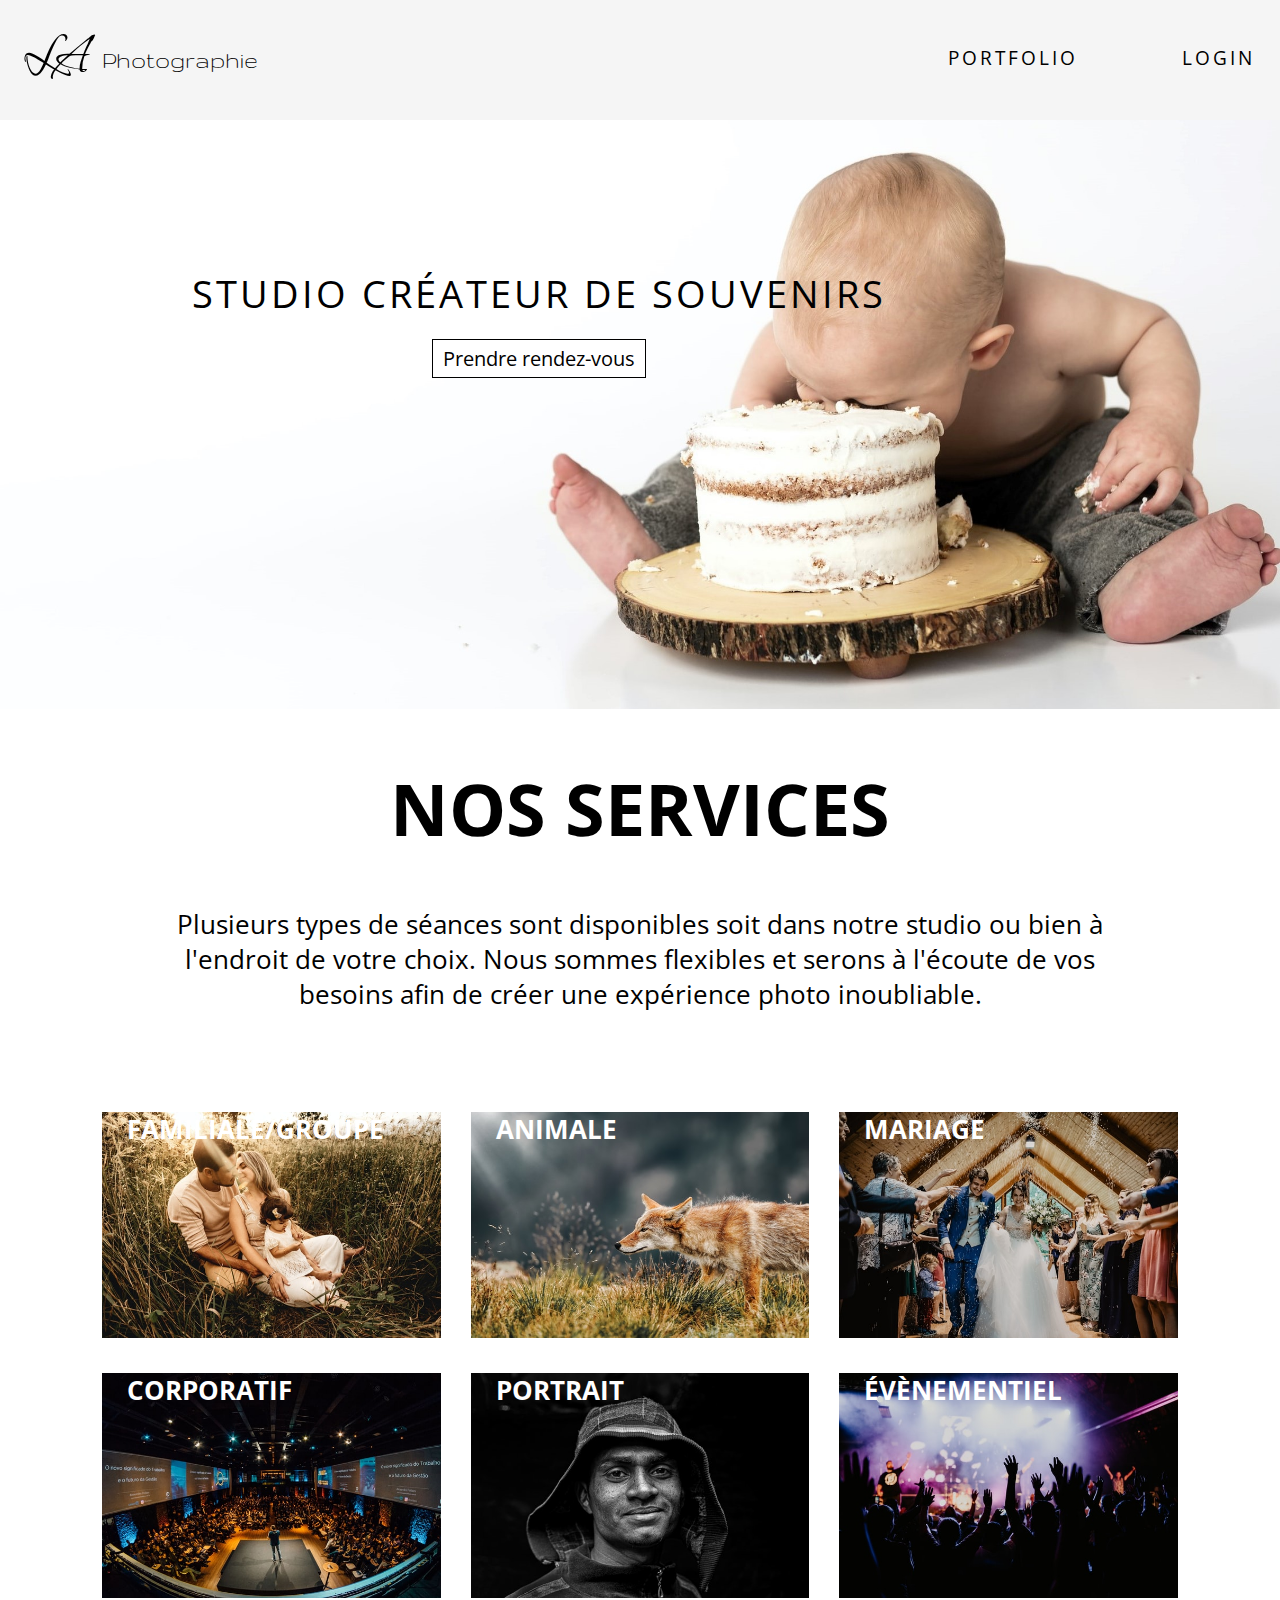
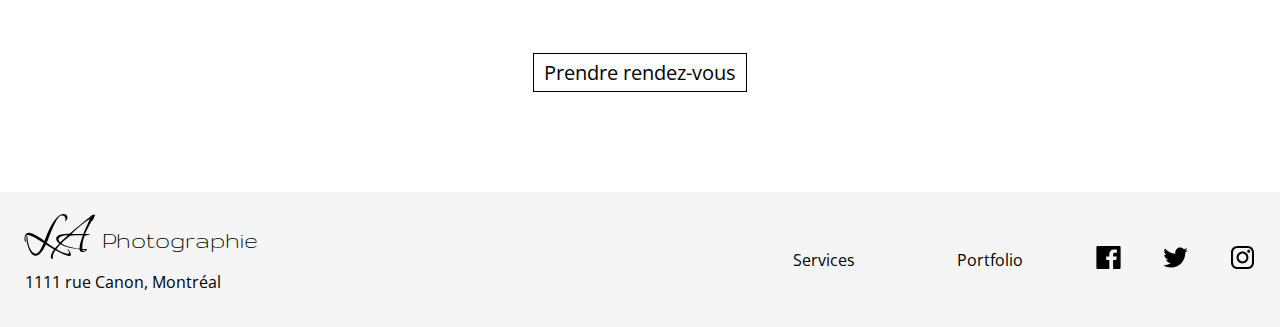
<file: Projet/index.html>
<!DOCTYPE html>
<!--Source: Genevieve Mainville-->
<html lang="fr">
    <head>
        <meta charset="utf-8"> 
        <meta name="Description" content="">
        <title>LA - Photographie</title>
        <link rel="stylesheet" href="./css/style.css">
       
        <link href="https://fonts.googleapis.com/css2?family=Open+Sans+Condensed:ital,wght@0,300;0,700;1,300&display=swap" rel="stylesheet">
        <link href="https://fonts.googleapis.com/css2?family=Bonheur+Royale&family=Gruppo&display=swap" rel="stylesheet">
        <meta name="viewport" content="width=device-width, initial-scale=1.0">
    </head>
    <body>
        <header>
            <!--Navigation-->
            <nav class="nav">
                <div class="logo">
                    <a href="./index.html">
                        <span class="logo__la">La  </span><span class="logo__titre">Photographie</span>
                    </a>
                </div>
               
                <ul class="menu">
                    <li><a class="menu__link" href="portfolio.html">Portfolio</a></li>
                    <li><a class="menu__link" href="#">Login</a></li>
                </ul>
            </nav>
        </header>  
        <body>
            <div class="hero">
                <img src="img/hero.jpg" />
                <div class="hero__text">
                  <p class="hero__titre">Studio créateur de souvenirs</p>
                  <div class="bouton__wrapper">
                    <a class="button--link" href="login.php"><button>Prendre rendez-vous</button></a>
                </div>
                </div>
            </div>




            <section>
                <div class="titre">
                    <h1>Nos services</h1>
                </div>
                <div class="wrapper">
                    <div class="texte">
                        <p>Plusieurs types de séances sont disponibles soit dans notre studio ou bien à l'endroit de votre choix. 
                            Nous sommes flexibles et serons à l'écoute de vos besoins afin de créer une expérience photo inoubliable. 
                        </p>
                    </div>
                </div>
                <div class="grid grid--3 wrapper">
                   
                        <div class="grid__wrapper">
                            <a href=login.php>
                            <div class="grid__text">
                                Familiale/Groupe
                            </div>
                            <img src="img/famille.jpg" />
                        </a>
                        </div>
                    
                        <div class="grid__wrapper">
                             <a href=login.php>
                            <div class="grid__text">
                                Animale
                            </div>
                            <img src="img/loup.jpg" />
                        </a>
                        </div>
                    <div class="grid__wrapper">
                         <a href=login.php>
                        <div class="grid__text">
                            Mariage
                        </div>
                        <img src="img/mariage2.jpg" />
                    </a>
                    </div>

                    <div class="grid__wrapper">
                         <a href=login.php>
                        <div class="grid__text">
                            Corporatif
                        </div>
                        <img src="img/conference.jpg" />
                    </a>
                    </div>
                    <div class="grid__wrapper">
                         <a href=login.php>
                        <div class="grid__text">
                            Portrait
                        </div>
                        <img src="img/portrait2.jpg" />
                    </a>
                    </div>
                    <div class="grid__wrapper">
                         <a href=login.php>
                        <div class="grid__text">
                            Évènementiel
                        </div>
                        <img src="img/show.jpg" />
                    </a>
                    </div>
                </div>
                <div class="bouton__rv">
                    <a class="button--link" href="login.php"><button>Prendre rendez-vous</button></a>
                </div>
            </section>
        </body>

        <footer >
            <div class="logo footer__line">
                <a href="./index.html">
                    <span class="logo__la">La  </span><span class="logo__titre">Photographie</span>
                </a>
                <p>1111 rue Canon, Montréal</p>
                
                <!--Navigation-->
            </div>
            <div class="footer__nav-wrapper">
                <ul class="footer__nav">
                  <li ><a class="footer__nav-link" href="index.html">Services</a></li>
                  <li ><a class="footer__nav-link" href="portfolio.html">Portfolio</a></li>
                    <!-- Facebook -->
                    <li class="icon__wrapper">
                        <a  href="#">
                            <svg xmlns="http://www.w3.org/2000/svg"  viewBox="0 0 400 400"><path d="M27.6 16C15.7 16 6.2 25 6.2 36.3v327.4c0 11.3 9.5 20.3 21.4 20.3h185.6V241.4h-50.4v-55.6h50.4V145c0-47.5 30.5-73.4 75.2-73.4 21.4 0 39.7 1.5 45.2 2.1v49.6h-30.9c-24.2 0-29 10.9-29 27v35.5h57.9l-7.5 55.6h-50.4V384h98.6c11.9 0 21.4-9 21.4-20.3V36.3C393.6 25 384.1 16 372.2 16H27.6z" fill="#000000"/></svg>
                        </a>
                    </li>
                    <!-- Twitter -->
                    <li class="icon__wrapper" >
                        <a href="#">
                            <svg xmlns="http://www.w3.org/2000/svg"  viewBox="0 0 400 400"><path d="M127.1 359.3c148 0 228.9-122.5 228.9-228.9 0-3.5 0-6.9-.2-10.4 15.7-11.4 29.4-25.5 40.2-41.7-14.7 6.5-30.2 10.8-46.1 12.7 16.7-10 29.4-25.9 35.3-44.5-15.7 9.4-33.1 15.9-51 19.6-30.4-32.5-81.5-33.9-113.7-3.5-20.8 19.6-29.8 49-23.3 76.8-64.7-3.3-124.9-33.7-165.8-84.1C9.9 92 20.9 139 56.3 162.7c-12.9-.4-25.3-3.9-36.5-10v1c0 38.4 26.9 71.3 64.5 78.8-11.8 3.3-24.3 3.7-36.3 1.4 10.6 32.7 40.6 55.1 75.1 55.9-28.4 22.5-63.7 34.5-99.8 34.5-6.3 0-12.9-.4-19.2-1.2 36.4 23.7 79.3 36.2 123 36.2" fill="#000000"/></svg>
                        </a>
                    </li>
                    <!-- Instagram -->
                    <li class="icon__wrapper">
                        <a  href="#">
                            <svg xmlns="http://www.w3.org/2000/svg"  viewBox="0 0 400 400"><g fill="#000000"><path d="M282.4 16H117.6C61.5 16 16 61.5 16 117.6v164.9c0 56 45.5 101.6 101.6 101.6h164.9c56 0 101.6-45.5 101.6-101.6V117.6C384 61.5 338.5 16 282.4 16zm68.9 266.4c0 38-30.9 68.9-68.9 68.9H117.6c-38 0-68.9-30.9-68.9-68.9V117.6c0-38 30.9-68.9 68.9-68.9h164.9c38 0 68.9 30.9 68.9 68.9v164.8h-.1z"/><path d="M200 105.1c-52.3 0-94.9 42.5-94.9 94.9 0 52.3 42.5 94.9 94.9 94.9s94.9-42.6 94.9-94.9-42.6-94.9-94.9-94.9zm0 157.1c-34.3 0-62.2-27.9-62.2-62.2s27.9-62.2 62.2-62.2 62.2 27.9 62.2 62.2-27.9 62.2-62.2 62.2zM298.8 77.5c-6.3 0-12.5 2.6-16.9 7-4.5 4.4-7 10.6-7 16.9 0 6.3 2.6 12.5 7 16.9 4.4 4.4 10.6 7 16.9 7s12.5-2.6 16.9-7c4.5-4.5 7-10.7 7-16.9 0-6.3-2.6-12.5-7-16.9-4.4-4.5-10.5-7-16.9-7z"/></g></svg>
                        </a>
                    </li>
                </ul>
            </div>
        </footer>
</html>
</file>
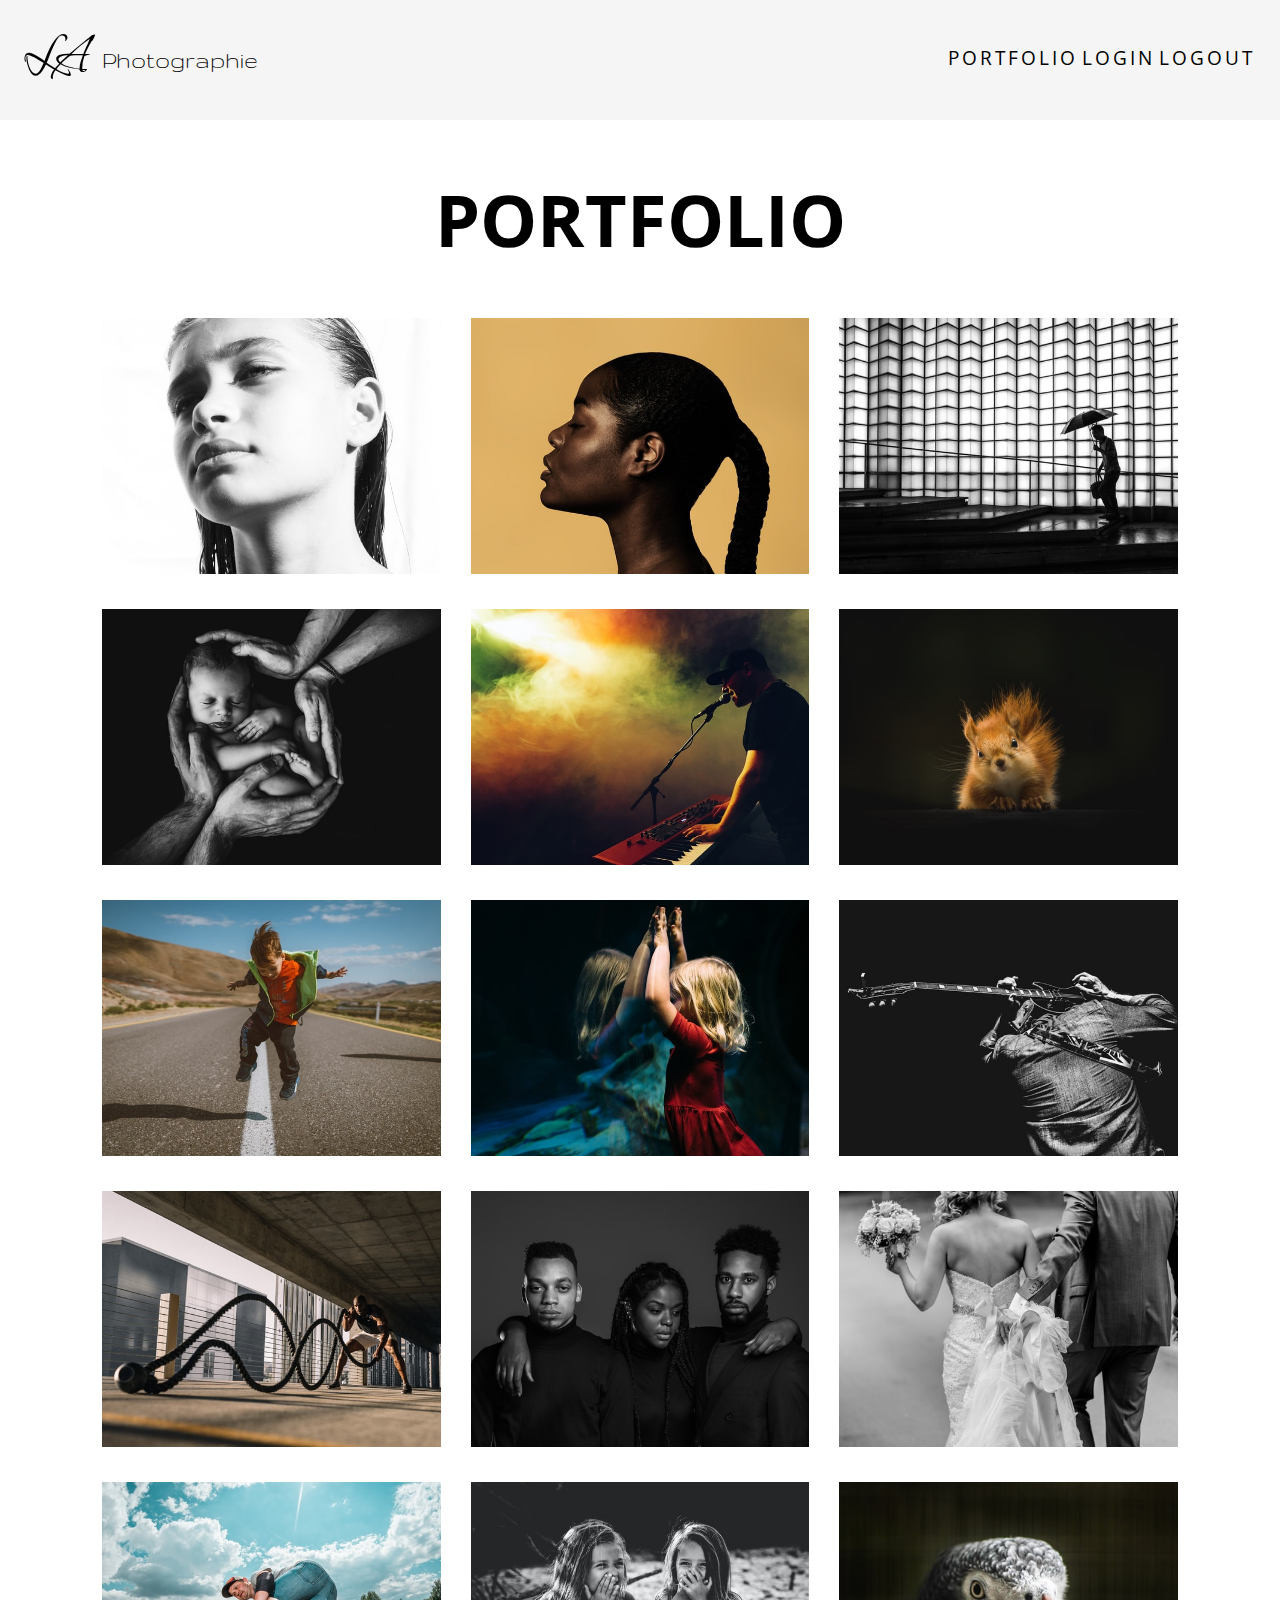
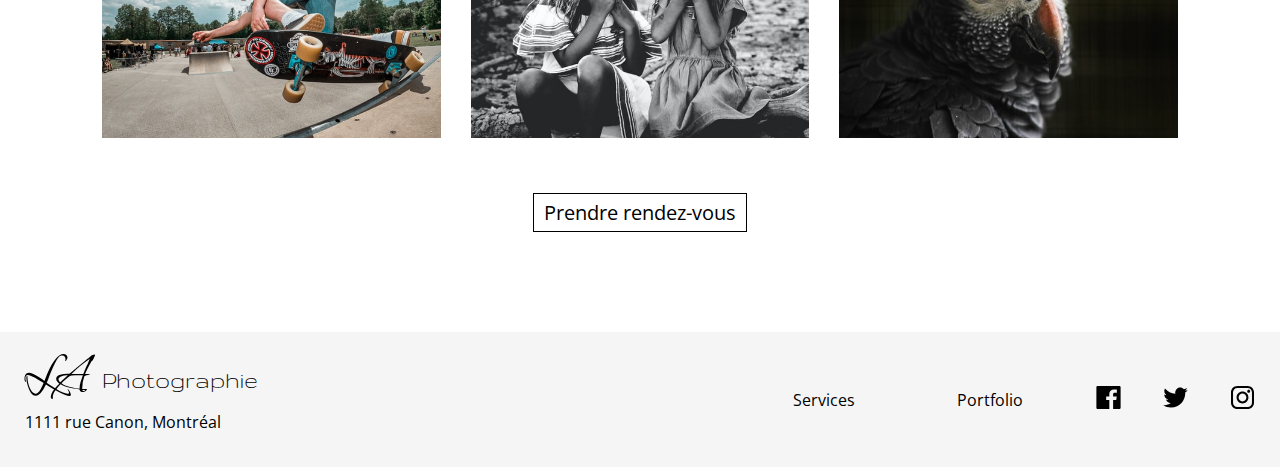
<file: Projet/portfolio.html>
<!DOCTYPE html>
<!--Source: Genevieve Mainville-->
<html lang="fr">
    <head>
        <meta charset="utf-8"> 
        <meta name="Description" content="">
        <title>LA - Photographie</title>
        <link rel="stylesheet" href="./css/style.css">
        <script src="./script/script.js" defer></script>
        <link href="https://fonts.googleapis.com/css2?family=Open+Sans+Condensed:ital,wght@0,300;0,700;1,300&display=swap" rel="stylesheet">
        <link href="https://fonts.googleapis.com/css2?family=Bonheur+Royale&family=Gruppo&display=swap" rel="stylesheet">
        <meta name="viewport" content="width=device-width, initial-scale=1.0">
    </head>
    <body>
        <header>
            <!--Navigation-->
            <nav class="nav">
                <div class="logo">
                    <a href="./index.html">
                        <span class="logo__la">La  </span><span class="logo__titre">Photographie</span>
                    </a>
                </div>
               
                <ul class="menu">
                    <li><a class="menu__link" href="portfolio.html">Portfolio</a></li>
                    <li><a class="menu__link" href="login.php">Login</a></li>
                    <li><a class="menu__link" href="logout.php">Logout</a></li>
                </ul>
            </nav>
        </header>  
        <body>
            <section>
                <div class="titre">
                    <h1>Portfolio</h1>
                </div>
                
                <div class="grid grid--3 wrapper">
                    <div class="grid__wrapper">
                        <img class="image" src="img/portrait.jpg" />
                    </div>
                    
                    <div class="grid__wrapper">
                        <img class="image" src="img/profil.jpg" />
                    </div>

                    <div class="grid__wrapper">
                        <img class="image" src="img/pluie.jpg" />
                    </div>

                    <div class="grid__wrapper">
                        <img class="image" src="img/bebe.jpg" />
                    </div>
                
                    <div class="grid__wrapper">
                        <img class="image" src="img/chanteur.jpg" />
                    </div>
                    
                
                    <div class="grid__wrapper">
                        <img class="image" src="img/ecureuil.jpg" />
                    </div>
                    <div class="grid__wrapper">
                        <img class="image" src="img/enfant.jpg" />
                    </div>
                
                    <div class="grid__wrapper">
                        <img class="image" src="img/fille.jpg" />
                    </div>
                    <div class="grid__wrapper">
                        <img class="image" src="img/guitariste.jpg" />
                    </div>
                
                    <div class="grid__wrapper">
                        <img class="image"  src="img/gym.jpg" />
                    </div>
                    <div class="grid__wrapper">
                        <img class="image" src="img/trio.jpg" />
                    </div>
                
                    <div class="grid__wrapper">
                        <img class="image" src="img/mariage3.jpg" />
                    </div>
                
                    <div class="grid__wrapper">
                        <img class="image"  src="img/skate.jpg" />
                    </div>
                    <div class="grid__wrapper">
                        <img class="image" src="img/soeurs.jpg" />
                    </div>
                    <div class="grid__wrapper">
                        <img class="image"  src="img/perroquet.jpg" />
                    </div>   
                </div>

                <div class="bouton__rv">
                    <a class="button--link" href="login.php"><button>Prendre rendez-vous</button></a>
                </div>
            </section>
        </body>
        <footer >
            <div class="logo footer__line">
                <a href="./index.html">
                    <span class="logo__la">La  </span><span class="logo__titre">Photographie</span>
                </a>
                <p>1111 rue Canon, Montréal</p>
                
                <!--Navigation-->
            </div>
            <div class="footer__nav-wrapper">
                <ul class="footer__nav">
                  <li ><a class="footer__nav-link" href="index.html">Services</a></li>
                  <li ><a class="footer__nav-link" href="portfolio.html">Portfolio</a></li>
                    <!-- Facebook -->
                    <li class="icon__wrapper">
                        <a  href="#">
                            <svg xmlns="http://www.w3.org/2000/svg"  viewBox="0 0 400 400"><path d="M27.6 16C15.7 16 6.2 25 6.2 36.3v327.4c0 11.3 9.5 20.3 21.4 20.3h185.6V241.4h-50.4v-55.6h50.4V145c0-47.5 30.5-73.4 75.2-73.4 21.4 0 39.7 1.5 45.2 2.1v49.6h-30.9c-24.2 0-29 10.9-29 27v35.5h57.9l-7.5 55.6h-50.4V384h98.6c11.9 0 21.4-9 21.4-20.3V36.3C393.6 25 384.1 16 372.2 16H27.6z" fill="#000000"/></svg>
                        </a>
                    </li>
                    <!-- Twitter -->
                    <li class="icon__wrapper" >
                        <a href="#">
                            <svg xmlns="http://www.w3.org/2000/svg"  viewBox="0 0 400 400"><path d="M127.1 359.3c148 0 228.9-122.5 228.9-228.9 0-3.5 0-6.9-.2-10.4 15.7-11.4 29.4-25.5 40.2-41.7-14.7 6.5-30.2 10.8-46.1 12.7 16.7-10 29.4-25.9 35.3-44.5-15.7 9.4-33.1 15.9-51 19.6-30.4-32.5-81.5-33.9-113.7-3.5-20.8 19.6-29.8 49-23.3 76.8-64.7-3.3-124.9-33.7-165.8-84.1C9.9 92 20.9 139 56.3 162.7c-12.9-.4-25.3-3.9-36.5-10v1c0 38.4 26.9 71.3 64.5 78.8-11.8 3.3-24.3 3.7-36.3 1.4 10.6 32.7 40.6 55.1 75.1 55.9-28.4 22.5-63.7 34.5-99.8 34.5-6.3 0-12.9-.4-19.2-1.2 36.4 23.7 79.3 36.2 123 36.2" fill="#000000"/></svg>
                        </a>
                    </li>
                    <!-- Instagram -->
                    <li class="icon__wrapper">
                        <a  href="#">
                            <svg xmlns="http://www.w3.org/2000/svg"  viewBox="0 0 400 400"><g fill="#000000"><path d="M282.4 16H117.6C61.5 16 16 61.5 16 117.6v164.9c0 56 45.5 101.6 101.6 101.6h164.9c56 0 101.6-45.5 101.6-101.6V117.6C384 61.5 338.5 16 282.4 16zm68.9 266.4c0 38-30.9 68.9-68.9 68.9H117.6c-38 0-68.9-30.9-68.9-68.9V117.6c0-38 30.9-68.9 68.9-68.9h164.9c38 0 68.9 30.9 68.9 68.9v164.8h-.1z"/><path d="M200 105.1c-52.3 0-94.9 42.5-94.9 94.9 0 52.3 42.5 94.9 94.9 94.9s94.9-42.6 94.9-94.9-42.6-94.9-94.9-94.9zm0 157.1c-34.3 0-62.2-27.9-62.2-62.2s27.9-62.2 62.2-62.2 62.2 27.9 62.2 62.2-27.9 62.2-62.2 62.2zM298.8 77.5c-6.3 0-12.5 2.6-16.9 7-4.5 4.4-7 10.6-7 16.9 0 6.3 2.6 12.5 7 16.9 4.4 4.4 10.6 7 16.9 7s12.5-2.6 16.9-7c4.5-4.5 7-10.7 7-16.9 0-6.3-2.6-12.5-7-16.9-4.4-4.5-10.5-7-16.9-7z"/></g></svg>
                        </a>
                    </li>
                </ul>
            </div>
        </footer>
</html>
</file>
<file: Projet/css/style.css>
:root{
    --font-regular:'Open Sans Condensed', sans-serif;
    --font-bold:700;
    
}


*{
    box-sizing: border-box;
    font-family: var(--font-primary);
    margin:0;
    padding:0;
    
}

a, a:hover{
    text-decoration: none;   
    color:black;
}

ul{
    list-style-type: none;
}
body,
p {
    margin: 0;
    padding: 0;
}
body{
    font-family: 'Open Sans Condensed', sans-serif;
}
/* Bouton */
button{
    border: solid 1px black;
    cursor: pointer;
    background-color: white;
    padding: 5px 10px;
    font-size: 20px;
}
.bouton__wrapper{
    padding:20px;
}
.bouton__rv{
    text-align:center;
    padding-bottom: 100px;
}
button:hover, .button--link:hover{
    background-color: black;
    color:white;

}
/* wrapper */
.wrapper{
    padding:0 8vw;
}
/*horaire */
.horaire__input{
    display: flex;
    justify-content: space-between;
    padding-top: 20px;
    padding-bottom:20px;
}
.horaire__form{
    width:50%;
}
.horaire{
    display:flex;
    justify-content: center;

}

.erreur{
    font-size: 25px;
    border: 1px solid red;
    padding: 5px;
}
select{
    font-size:1.1vw;
    width: 200px;
}
/* image */
img{
    width: 100%;
    object-fit:cover;
    box-sizing: border-box;
    margin:0;
}
.image {
    width: 100%;
    height: 20vw;
    object-fit:cover;
    box-sizing: border-box;
    margin:0;
  }
  /*header*/
header{
    width: 100%;
    height:120px;
    background-color: whitesmoke;
}
/*nav */
nav{
    display: flex;
    justify-content: space-between;
    padding: 25px;

}
form{
    font-size:1.3vw;
}
input{
    font-size:1.1vw;
    padding: 7px;
    width: 200px;
}
label{
    padding: 5px;
}
/*logo*/
.logo__la{
    font-family: 'Bonheur Royale', cursive;
    font-size: 55px;
    text-transform: uppercase;
}
.logo__titre{
    font-family: 'Gruppo', cursive;
    font-size: 25px;
}
.menu{
    display: flex;
    align-self: center;
    justify-content: space-between;
    width:25%;
    text-transform: uppercase;
    letter-spacing: 3px;
}
.menu__link{
    font-size:1.5vw;
    padding-bottom: 5px;
}
.menu__link:hover{
    border-bottom:2px solid black;
}
/*hero*/
.hero{  
    position: relative;
    display:flex;
    width:100%;
    overflow: hidden;
    height: 46vw;;
   
}

.hero__text{
   top: 25%;
   left: 15%;
   position: absolute; 
   text-align: center;
   

}
.hero__text--droite{
    top: 15%;
    left: 60%;
    position: absolute; 
    text-align: center;
    
 
 }
.hero__titre{
    
    text-transform: uppercase;
    font-size:3vw;
    letter-spacing: 3px;;
}
/*booking*/
.booking{
    display: flex;
}
.booking__img{
    width:40%;
    
}
.booking__contenu{
    display:flex;
    flex-direction: column;
}
/* GRID */
.grid{
    display: grid;
    padding-top: 50px;
    padding-bottom: 50px;
}

.grid--3 {
    grid-gap: 30px;
    grid-template-columns: repeat(3, 1fr);
}

.grid__wrapper{
    position: relative;
    overflow: hidden;
    
}

.grid__text{
    position: absolute;
    color: white;
    font-weight: 700;
    font-size: 2vw;
    padding:0 25px;
    text-transform: uppercase;
}
.grid__wrapper:hover{
    opacity:0.8;
    
}
/* ||LOGIN*/
.login{
    width: max-content;
    
}
.input-wrapper{
    display:flex;
    justify-content: space-between;
    padding: 15px;
}

.form__btn{
    width:100%;
}
.titre{
    padding-top:50px;
    text-align: center;
    font-size:2.8vw;
    text-transform: uppercase;
}
.texte{
    text-align: center;
    padding: 50px;
    font-size: 2vw;
}


/* ||FOOTER */
footer{
    display: flex;
    justify-content: space-between;
    padding:25px;
    background-color: whitesmoke;
   
    
}
.footer__nav-wrapper{
    display: flex;
    width:40%;
}
.footer__nav{
    display:flex;
    align-items: center;
    width:100%;
    justify-content: space-between;
    
}
.footer__nav-link{
    padding-left:30px;
    padding-right:30px;
}
.icon{
   display:flex;
   justify-content: space-between;

}
.icon__wrapper{
  width:25px;
}
.footer__line{
    line-height: 40px;;
}
</file>
